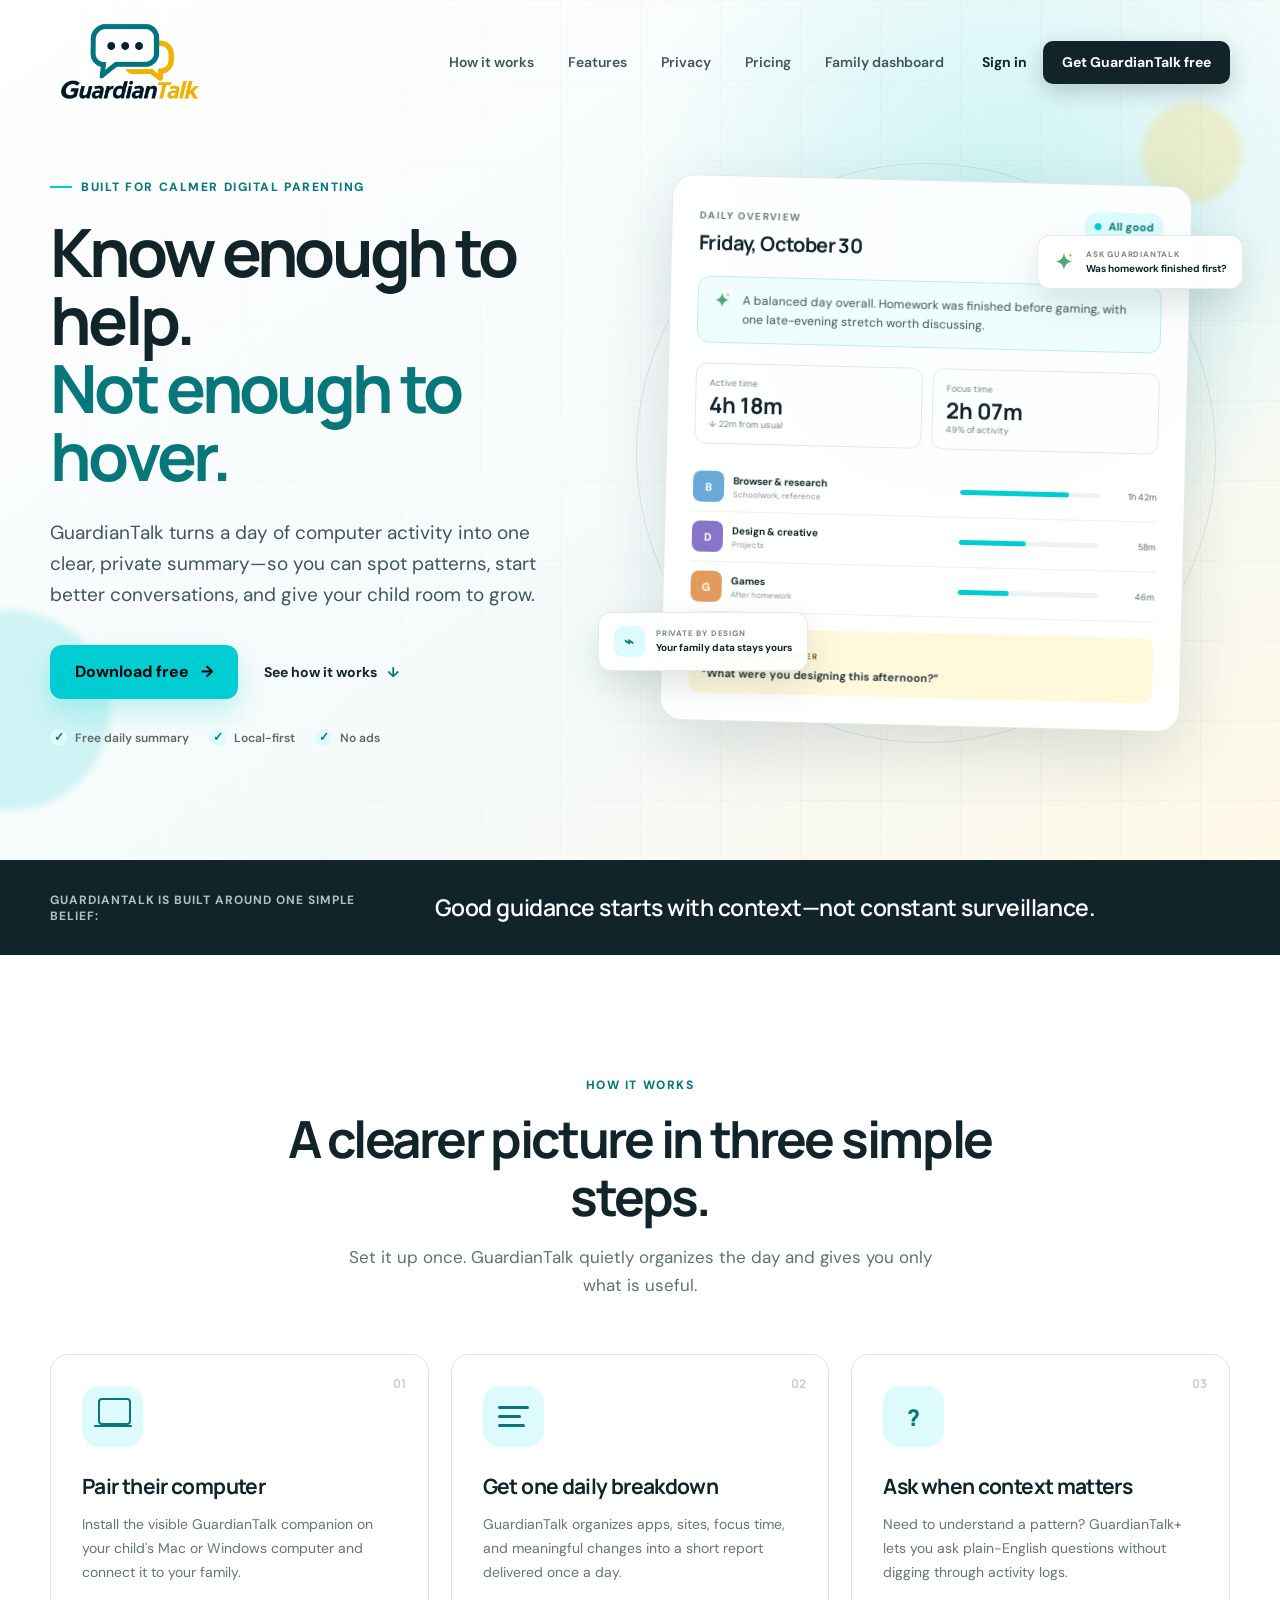
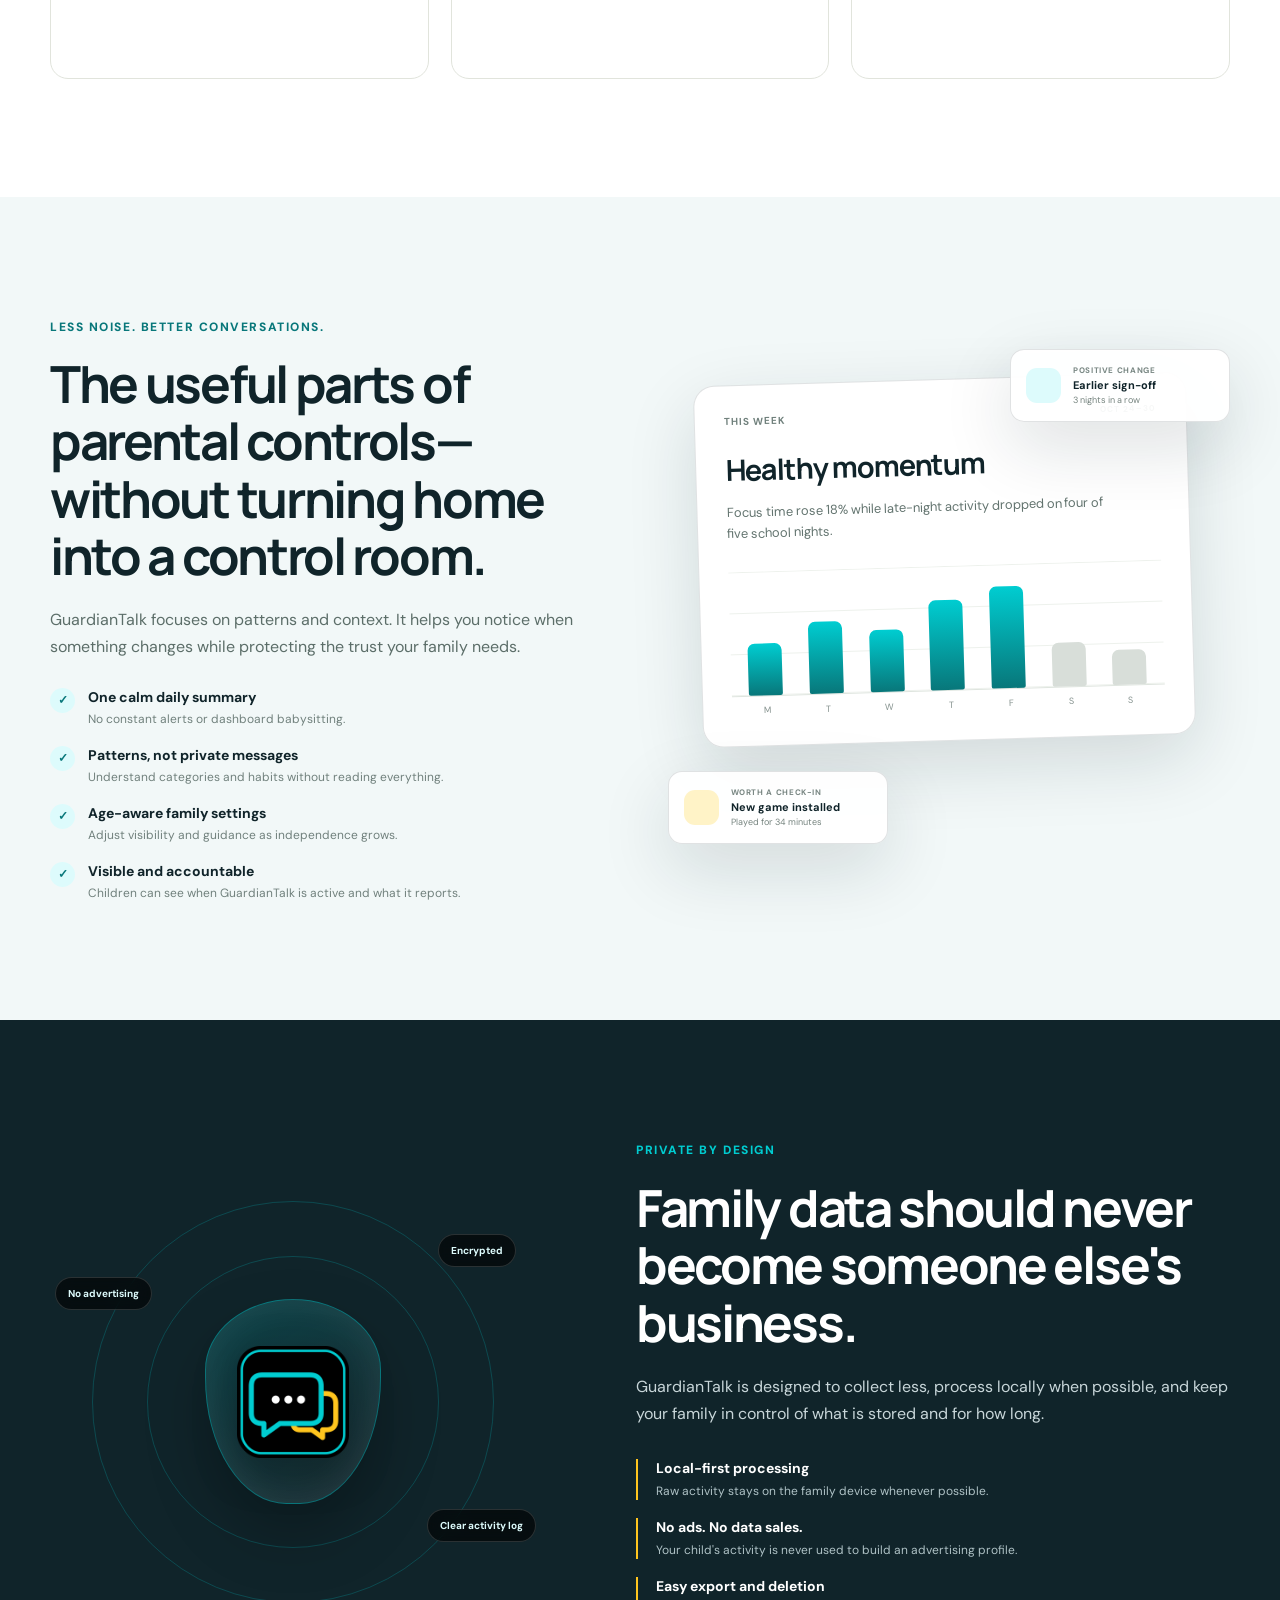
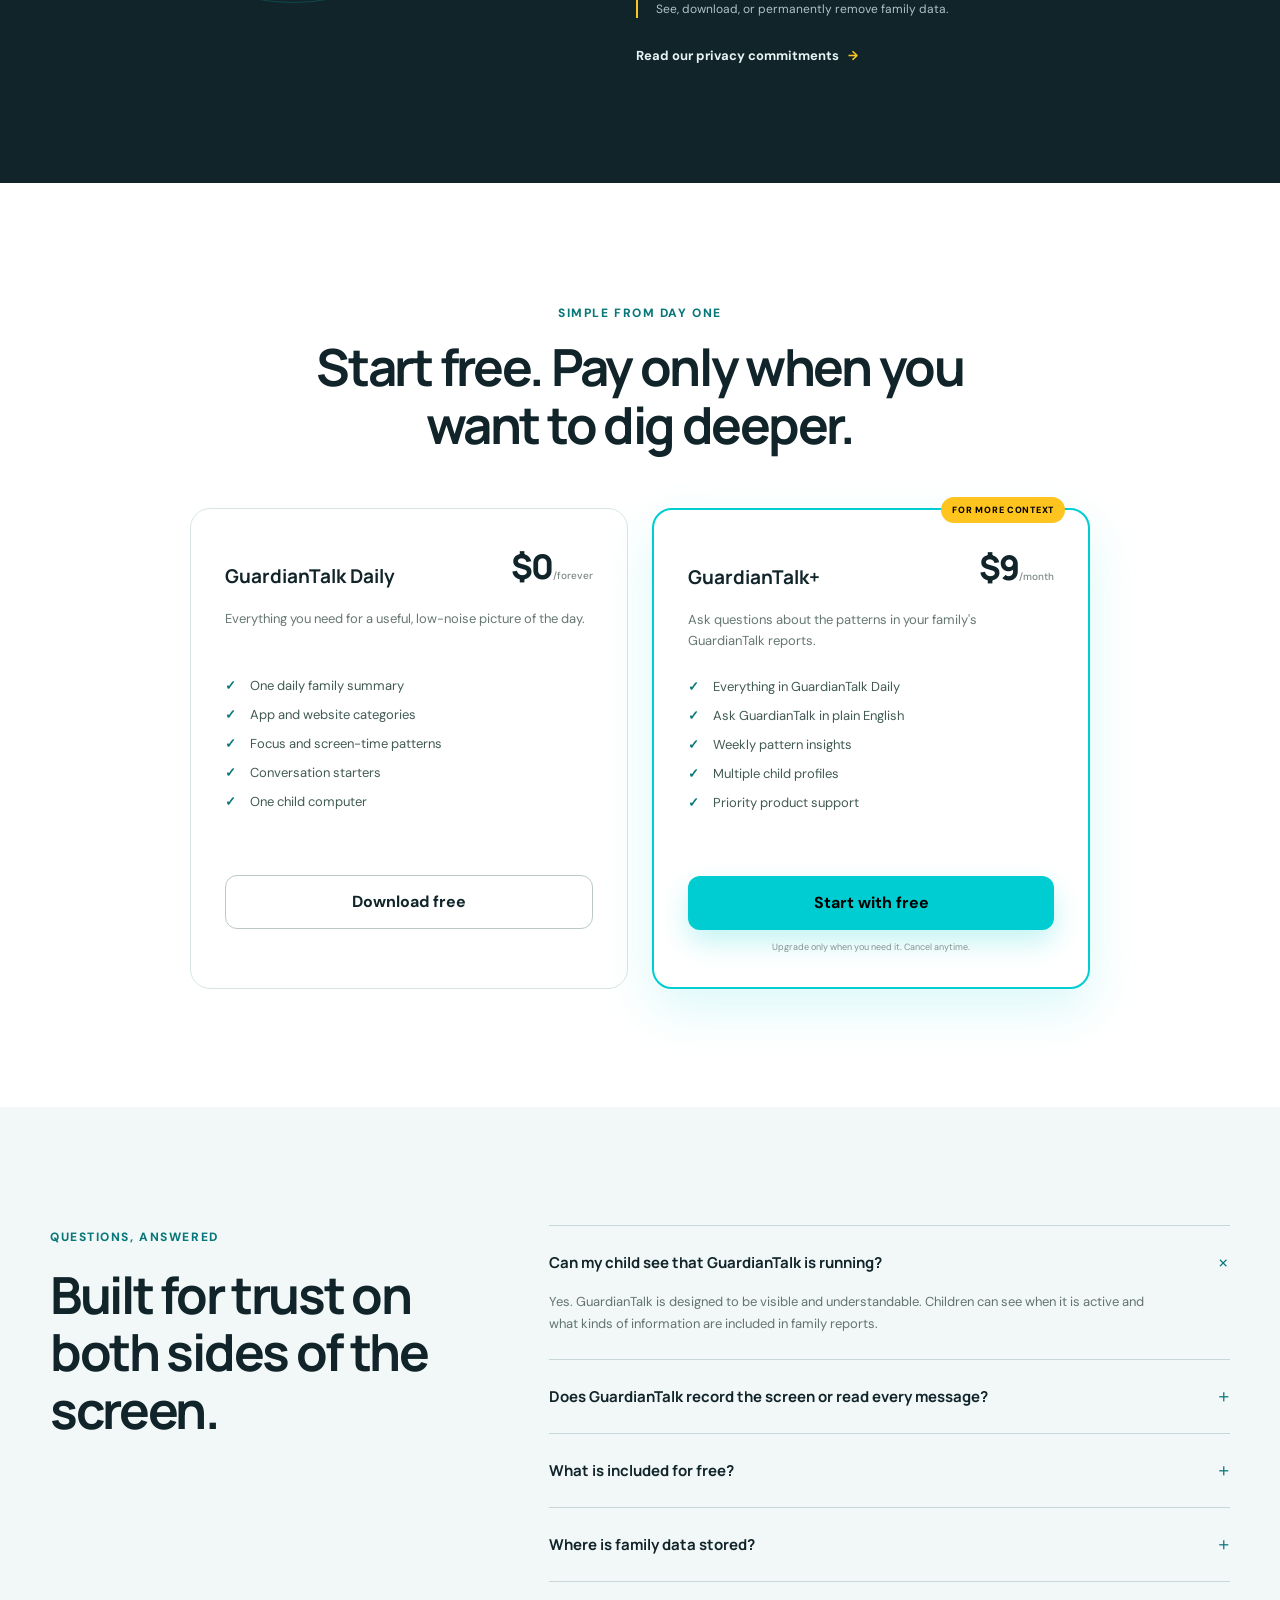
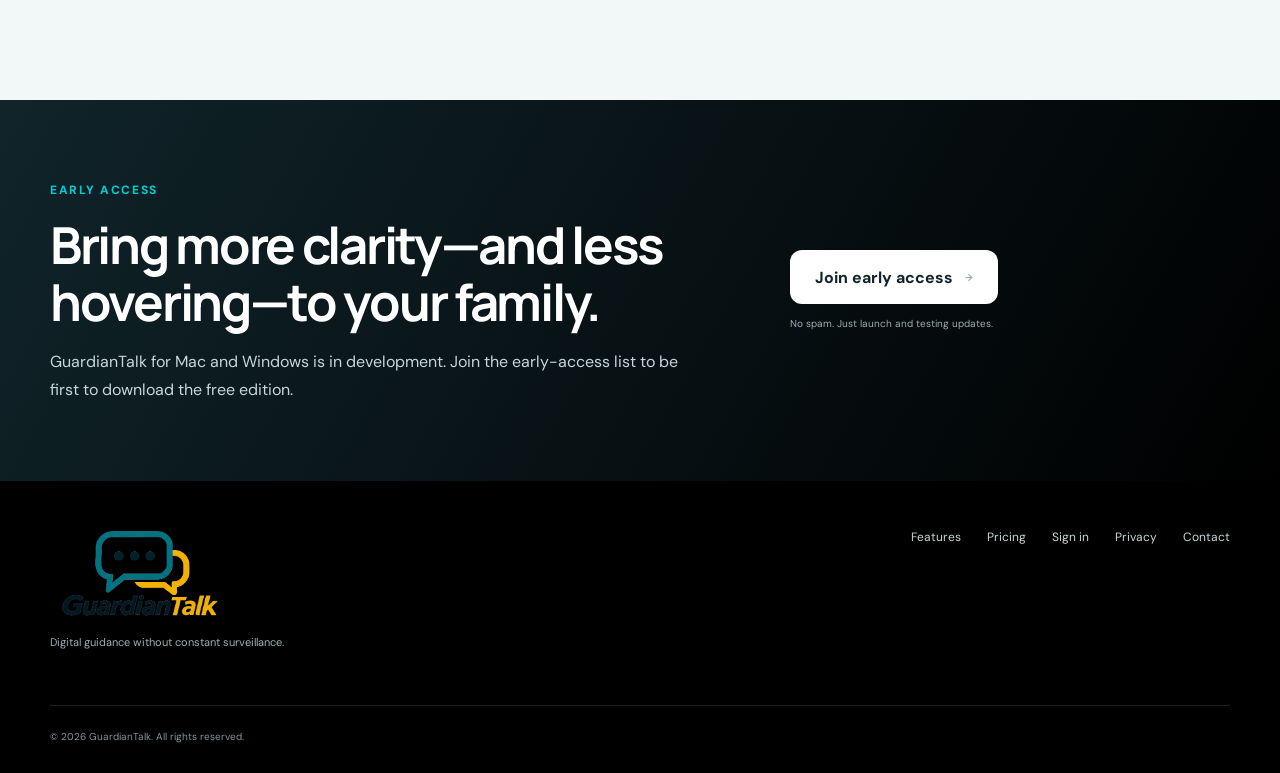
<file: index.html>
<!doctype html>
<html lang="en">
  <head>
    <meta charset="utf-8" />
    <meta name="viewport" content="width=device-width, initial-scale=1" />
    <meta name="theme-color" content="#10242A" />
    <meta name="description" content="GuardianTalk gives parents one calm, private daily summary of how their kids use their computers—with optional AI answers when more context is needed." />
    <meta property="og:title" content="GuardianTalk — Digital guidance without constant surveillance" />
    <meta property="og:description" content="A free daily breakdown of your child's computer activity. Ask questions only when you need more context." />
    <meta property="og:type" content="website" />
    <meta property="og:url" content="https://guardiantalk.com/" />
    <meta property="og:image" content="https://guardiantalk.com/assets/social-card.png" />
    <link rel="canonical" href="https://guardiantalk.com/" />
    <link rel="icon" href="/favicon.ico" sizes="any" />
    <link rel="icon" href="/assets/guardiantalk-app-icon-192.png" type="image/png" sizes="192x192" />
    <link rel="apple-touch-icon" href="/assets/apple-touch-icon.png" />
    <link rel="preconnect" href="https://fonts.googleapis.com" />
    <link rel="preconnect" href="https://fonts.gstatic.com" crossorigin />
    <link href="https://fonts.googleapis.com/css2?family=DM+Sans:wght@400;500;600;700&family=Manrope:wght@500;600;700;800&display=swap" rel="stylesheet" />
    <link rel="stylesheet" href="/styles.css" />
    <title>GuardianTalk — Digital guidance for families</title>
  </head>
  <body>
    <a class="skip-link" href="#main">Skip to content</a>
    <header class="site-header">
      <div class="shell nav-wrap">
        <a class="brand" href="#top" aria-label="GuardianTalk home">
          <img class="brand-logo" src="/assets/guardiantalk-logo.png" width="160" height="80" alt="GuardianTalk" />
        </a>
        <nav class="desktop-nav" aria-label="Primary navigation">
          <a href="#how-it-works">How it works</a>
          <a href="#features">Features</a>
          <a href="#privacy">Privacy</a>
          <a href="#pricing">Pricing</a>
          <a href="https://dashboard.guardiantalk.com/">Family dashboard</a>
        </nav>
        <div class="nav-actions"><a class="sign-in-link" href="https://dashboard.guardiantalk.com/">Sign in</a><a class="button button-small button-dark" href="#download">Get GuardianTalk free</a></div>
      </div>
    </header>

    <main id="main">
      <section class="hero" id="top">
        <div class="hero-glow hero-glow-one" aria-hidden="true"></div>
        <div class="hero-glow hero-glow-two" aria-hidden="true"></div>
        <div class="shell hero-grid">
          <div class="hero-copy reveal">
            <div class="eyebrow"><span></span> Built for calmer digital parenting</div>
            <h1>Know enough to help.<br /><em>Not enough to hover.</em></h1>
            <p class="hero-lede">GuardianTalk turns a day of computer activity into one clear, private summary—so you can spot patterns, start better conversations, and give your child room to grow.</p>
            <div class="hero-actions">
              <a class="button button-primary" href="#download">Download free <span aria-hidden="true">→</span></a>
              <a class="text-link" href="#how-it-works">See how it works <span aria-hidden="true">↓</span></a>
            </div>
            <div class="trust-row" aria-label="Product highlights">
              <span><i>✓</i> Free daily summary</span>
              <span><i>✓</i> Local-first</span>
              <span><i>✓</i> No ads</span>
            </div>
          </div>

          <div class="report-stage reveal reveal-delay" aria-label="Example GuardianTalk daily report">
            <div class="orbit orbit-one" aria-hidden="true"></div>
            <div class="orbit orbit-two" aria-hidden="true"></div>
            <article class="report-card">
              <div class="report-topline">
                <div>
                  <span class="report-label">Daily overview</span>
                  <h2>Friday, October 30</h2>
                </div>
                <span class="status-pill"><i></i> All good</span>
              </div>
              <div class="summary-banner">
                <img src="/assets/spark.svg" alt="" />
                <p>A balanced day overall. Homework was finished before gaming, with one late-evening stretch worth discussing.</p>
              </div>
              <div class="metric-grid">
                <div class="metric"><span>Active time</span><strong>4h 18m</strong><small>↓ 22m from usual</small></div>
                <div class="metric"><span>Focus time</span><strong>2h 07m</strong><small>49% of activity</small></div>
              </div>
              <div class="activity-list">
                <div class="activity-row">
                  <div class="app-icon app-blue">B</div>
                  <div class="activity-name"><strong>Browser & research</strong><span>Schoolwork, reference</span></div>
                  <div class="activity-bar"><i style="width: 78%"></i></div>
                  <span>1h 42m</span>
                </div>
                <div class="activity-row">
                  <div class="app-icon app-purple">D</div>
                  <div class="activity-name"><strong>Design & creative</strong><span>Projects</span></div>
                  <div class="activity-bar"><i style="width: 48%"></i></div>
                  <span>58m</span>
                </div>
                <div class="activity-row">
                  <div class="app-icon app-orange">G</div>
                  <div class="activity-name"><strong>Games</strong><span>After homework</span></div>
                  <div class="activity-bar"><i style="width: 36%"></i></div>
                  <span>46m</span>
                </div>
              </div>
              <div class="report-note">
                <span>Conversation starter</span>
                <p>“What were you designing this afternoon?”</p>
              </div>
            </article>
            <div class="floating-card floating-question">
              <img src="/assets/spark.svg" alt="" />
              <div><span>Ask GuardianTalk</span><strong>Was homework finished first?</strong></div>
            </div>
            <div class="floating-card floating-private">
              <div class="lock-icon">⌁</div>
              <div><span>Private by design</span><strong>Your family data stays yours</strong></div>
            </div>
          </div>
        </div>
      </section>

      <section class="principle-strip">
        <div class="shell principle-grid">
          <p>GuardianTalk is built around one simple belief:</p>
          <blockquote>Good guidance starts with context—not constant surveillance.</blockquote>
        </div>
      </section>

      <section class="section how-section" id="how-it-works">
        <div class="shell">
          <div class="section-heading centered reveal">
            <span class="kicker">How it works</span>
            <h2>A clearer picture in three simple steps.</h2>
            <p>Set it up once. GuardianTalk quietly organizes the day and gives you only what is useful.</p>
          </div>
          <div class="steps-grid">
            <article class="step-card reveal">
              <span class="step-number">01</span>
              <div class="step-icon device-icon" aria-hidden="true"><i></i></div>
              <h3>Pair their computer</h3>
              <p>Install the visible GuardianTalk companion on your child's Mac or Windows computer and connect it to your family.</p>
            </article>
            <article class="step-card reveal reveal-delay-small">
              <span class="step-number">02</span>
              <div class="step-icon digest-icon" aria-hidden="true"><i></i><i></i><i></i></div>
              <h3>Get one daily breakdown</h3>
              <p>GuardianTalk organizes apps, sites, focus time, and meaningful changes into a short report delivered once a day.</p>
            </article>
            <article class="step-card reveal reveal-delay">
              <span class="step-number">03</span>
              <div class="step-icon chat-icon" aria-hidden="true">?</div>
              <h3>Ask when context matters</h3>
              <p>Need to understand a pattern? GuardianTalk+ lets you ask plain-English questions without digging through activity logs.</p>
            </article>
          </div>
        </div>
      </section>

      <section class="section feature-section" id="features">
        <div class="shell feature-grid">
          <div class="feature-copy reveal">
            <span class="kicker">Less noise. Better conversations.</span>
            <h2>The useful parts of parental controls—without turning home into a control room.</h2>
            <p>GuardianTalk focuses on patterns and context. It helps you notice when something changes while protecting the trust your family needs.</p>
            <ul class="check-list">
              <li><span>✓</span><div><strong>One calm daily summary</strong><small>No constant alerts or dashboard babysitting.</small></div></li>
              <li><span>✓</span><div><strong>Patterns, not private messages</strong><small>Understand categories and habits without reading everything.</small></div></li>
              <li><span>✓</span><div><strong>Age-aware family settings</strong><small>Adjust visibility and guidance as independence grows.</small></div></li>
              <li><span>✓</span><div><strong>Visible and accountable</strong><small>Children can see when GuardianTalk is active and what it reports.</small></div></li>
            </ul>
          </div>
          <div class="insight-stack reveal reveal-delay">
            <article class="insight-card insight-main">
              <div class="insight-header"><span>This week</span><small>Oct 24–30</small></div>
              <h3>Healthy momentum</h3>
              <p>Focus time rose 18% while late-night activity dropped on four of five school nights.</p>
              <div class="mini-chart" aria-label="Example weekly focus chart">
                <i style="height: 42%"></i><i style="height: 58%"></i><i style="height: 50%"></i><i style="height: 72%"></i><i style="height: 82%"></i><i class="muted" style="height: 35%"></i><i class="muted" style="height: 28%"></i>
              </div>
              <div class="chart-days"><span>M</span><span>T</span><span>W</span><span>T</span><span>F</span><span>S</span><span>S</span></div>
            </article>
            <article class="insight-card insight-small insight-a"><span class="dot green"></span><div><small>Positive change</small><strong>Earlier sign-off</strong><p>3 nights in a row</p></div></article>
            <article class="insight-card insight-small insight-b"><span class="dot gold"></span><div><small>Worth a check-in</small><strong>New game installed</strong><p>Played for 34 minutes</p></div></article>
          </div>
        </div>
      </section>

      <section class="section privacy-section" id="privacy">
        <div class="shell privacy-grid">
          <div class="privacy-visual reveal">
            <div class="shield-large">
              <img src="/assets/guardiantalk-app-icon-1024.png" alt="" />
            </div>
            <div class="privacy-chip chip-one">No advertising</div>
            <div class="privacy-chip chip-two">Encrypted</div>
            <div class="privacy-chip chip-three">Clear activity log</div>
          </div>
          <div class="privacy-copy reveal reveal-delay">
            <span class="kicker light">Private by design</span>
            <h2>Family data should never become someone else's business.</h2>
            <p>GuardianTalk is designed to collect less, process locally when possible, and keep your family in control of what is stored and for how long.</p>
            <div class="privacy-points">
              <div><strong>Local-first processing</strong><span>Raw activity stays on the family device whenever possible.</span></div>
              <div><strong>No ads. No data sales.</strong><span>Your child's activity is never used to build an advertising profile.</span></div>
              <div><strong>Easy export and deletion</strong><span>See, download, or permanently remove family data.</span></div>
            </div>
            <a class="light-link" href="/privacy.html">Read our privacy commitments <span>→</span></a>
          </div>
        </div>
      </section>

      <section class="section pricing-section" id="pricing">
        <div class="shell">
          <div class="section-heading centered reveal">
            <span class="kicker">Simple from day one</span>
            <h2>Start free. Pay only when you want to dig deeper.</h2>
          </div>
          <div class="pricing-grid">
            <article class="price-card reveal">
              <div class="price-top"><span class="plan-name">GuardianTalk Daily</span><span class="price">$0<small>/forever</small></span></div>
              <p>Everything you need for a useful, low-noise picture of the day.</p>
              <ul><li>One daily family summary</li><li>App and website categories</li><li>Focus and screen-time patterns</li><li>Conversation starters</li><li>One child computer</li></ul>
              <a class="button button-outline full" href="#download">Download free</a>
            </article>
            <article class="price-card featured reveal reveal-delay">
              <div class="popular">For more context</div>
              <div class="price-top"><span class="plan-name">GuardianTalk+</span><span class="price">$9<small>/month</small></span></div>
              <p>Ask questions about the patterns in your family's GuardianTalk reports.</p>
              <ul><li>Everything in GuardianTalk Daily</li><li>Ask GuardianTalk in plain English</li><li>Weekly pattern insights</li><li>Multiple child profiles</li><li>Priority product support</li></ul>
              <a class="button button-primary full" href="#download">Start with free</a>
              <small class="cancel-note">Upgrade only when you need it. Cancel anytime.</small>
            </article>
          </div>
        </div>
      </section>

      <section class="section faq-section">
        <div class="shell faq-grid">
          <div class="faq-heading reveal"><span class="kicker">Questions, answered</span><h2>Built for trust on both sides of the screen.</h2></div>
          <div class="accordion reveal reveal-delay">
            <details open><summary>Can my child see that GuardianTalk is running?<span>+</span></summary><p>Yes. GuardianTalk is designed to be visible and understandable. Children can see when it is active and what kinds of information are included in family reports.</p></details>
            <details><summary>Does GuardianTalk record the screen or read every message?<span>+</span></summary><p>No. GuardianTalk is designed around activity patterns and categories—not secret recordings, keystrokes, passwords, or a feed of private messages.</p></details>
            <details><summary>What is included for free?<span>+</span></summary><p>The free plan provides one concise daily breakdown for one child computer. Interactive questions and deeper multi-day insights are part of GuardianTalk+.</p></details>
            <details><summary>Where is family data stored?<span>+</span></summary><p>GuardianTalk is being built local-first. Raw activity remains on family-controlled devices whenever possible, with encryption and clear deletion controls for any synced information.</p></details>
          </div>
        </div>
      </section>

      <section class="download-section" id="download">
        <div class="shell download-inner reveal">
          <div>
            <span class="kicker light">Early access</span>
            <h2>Bring more clarity—and less hovering—to your family.</h2>
            <p>GuardianTalk for Mac and Windows is in development. Join the early-access list to be first to download the free edition.</p>
          </div>
          <div class="download-actions">
            <a class="button button-white" href="mailto:jmdarabos@gmail.com?subject=GuardianTalk%20Early%20Access&body=Please%20add%20me%20to%20the%20GuardianTalk%20early-access%20list.">Join early access <span>→</span></a>
            <span>No spam. Just launch and testing updates.</span>
          </div>
        </div>
      </section>
    </main>

    <footer class="site-footer">
      <div class="shell footer-grid">
        <div><a class="brand brand-footer" href="#top"><img class="brand-logo" src="/assets/guardiantalk-logo.png" width="180" height="90" alt="GuardianTalk" /></a><p>Digital guidance without constant surveillance.</p></div>
        <div class="footer-links"><a href="#features">Features</a><a href="#pricing">Pricing</a><a href="https://dashboard.guardiantalk.com/">Sign in</a><a href="/privacy.html">Privacy</a><a href="mailto:jmdarabos@gmail.com?subject=GuardianTalk%20Support">Contact</a></div>
        <p class="copyright">© <span id="year"></span> GuardianTalk. All rights reserved.</p>
      </div>
    </footer>
    <script src="/app.js" defer></script>
  </body>
</html>
</file>
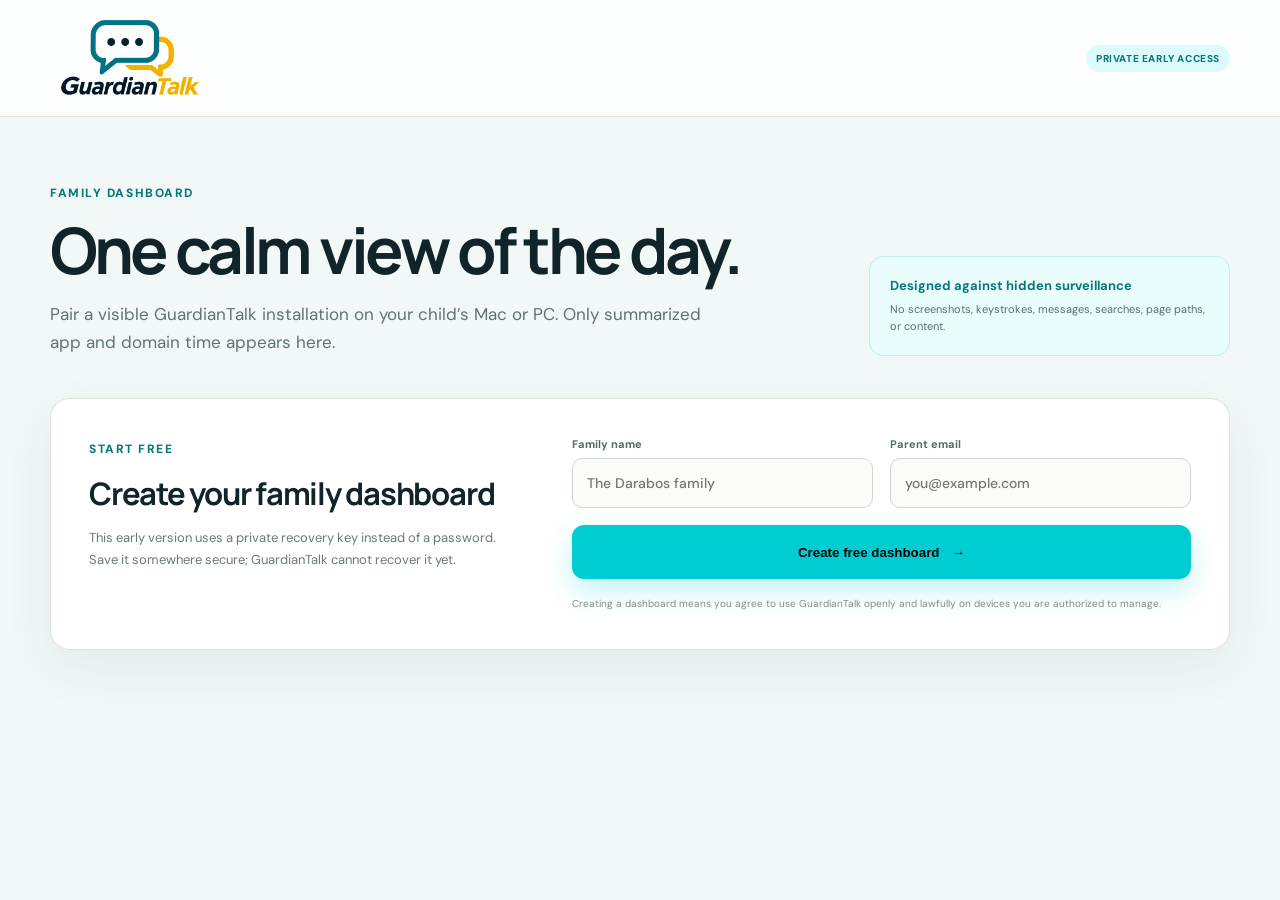
<file: dashboard.html>
<!doctype html>
<html lang="en">
  <head>
    <meta charset="utf-8" />
    <meta name="viewport" content="width=device-width, initial-scale=1" />
    <meta name="theme-color" content="#10242A" />
    <meta name="robots" content="noindex,nofollow" />
    <link rel="icon" href="/favicon.ico" sizes="any" />
    <link rel="icon" href="/assets/guardiantalk-app-icon-192.png" type="image/png" sizes="192x192" />
    <link rel="apple-touch-icon" href="/assets/apple-touch-icon.png" />
    <link rel="preconnect" href="https://fonts.googleapis.com" />
    <link rel="preconnect" href="https://fonts.gstatic.com" crossorigin />
    <link href="https://fonts.googleapis.com/css2?family=DM+Sans:wght@400;500;600;700&family=Manrope:wght@500;600;700;800&display=swap" rel="stylesheet" />
    <link rel="stylesheet" href="/styles.css" />
    <link rel="canonical" href="https://dashboard.guardiantalk.com/" />
    <title>Family dashboard — GuardianTalk</title>
  </head>
  <body class="dashboard-body">
    <header class="dashboard-nav">
      <div class="shell nav-wrap">
        <a class="brand" href="https://guardiantalk.com/" aria-label="GuardianTalk home"><img class="brand-logo" src="/assets/guardiantalk-logo.png" width="160" height="80" alt="GuardianTalk" /></a>
        <div class="dashboard-nav-actions"><span class="early-pill">Private early access</span><button class="plain-button" id="forget-key" hidden>Forget this browser</button></div>
      </div>
    </header>

    <main class="dashboard-main shell">
      <section class="dashboard-intro">
        <div><span class="kicker">Family dashboard</span><h1>One calm view of the day.</h1><p>Pair a visible GuardianTalk installation on your child’s Mac or PC. Only summarized app and domain time appears here.</p></div>
        <div class="dashboard-privacy"><strong>Designed against hidden surveillance</strong><span>No screenshots, keystrokes, messages, searches, page paths, or content.</span></div>
      </section>

      <div class="dashboard-alert" id="dashboard-alert" role="status" hidden></div>

      <section class="onboarding-card" id="create-panel">
        <div><span class="kicker">Start free</span><h2>Create your family dashboard</h2><p>This early version uses a private recovery key instead of a password. Save it somewhere secure; GuardianTalk cannot recover it yet.</p></div>
        <form id="family-form" class="family-create-form">
          <label><span>Family name</span><input name="familyName" maxlength="80" placeholder="The Darabos family" required /></label>
          <label><span>Parent email</span><input name="email" type="email" maxlength="254" placeholder="you@example.com" required /></label>
          <button class="button button-primary" type="submit">Create free dashboard <span>→</span></button>
          <small>Creating a dashboard means you agree to use GuardianTalk openly and lawfully on devices you are authorized to manage.</small>
        </form>
      </section>

      <section id="recovery-panel" class="recovery-card" hidden>
        <div><span class="kicker">Save this once</span><h2>Your private recovery key</h2><p>This key controls your family dashboard. It is shown only now and is stored in this browser.</p></div>
        <div class="recovery-key-wrap"><code id="recovery-key"></code><button class="plain-button" id="copy-recovery">Copy key</button></div>
        <label class="confirm-save"><input type="checkbox" id="saved-key" /> I saved this key somewhere secure.</label>
        <button class="button button-dark" id="continue-dashboard" disabled>Continue to dashboard</button>
      </section>

      <section id="family-dashboard" hidden>
        <div class="family-dashboard-head"><div><span class="kicker">Today</span><h2 id="family-name">Your family</h2></div><button class="button button-small button-dark" id="new-pairing">Generate pairing code</button></div>
        <div class="pair-device-card" id="pair-card">
          <div><span>Pair a Mac or PC</span><strong id="pair-code">--------</strong><small id="pair-expiry">Generate a new 15-minute code</small></div>
          <ol><li>Open GuardianTalk on the child’s computer.</li><li>Use the Family connection section.</li><li>Enter this code while everyone can see what is shared.</li></ol>
        </div>
        <div class="device-grid" id="device-grid"></div>
        <div class="empty-family" id="empty-family"><img src="/assets/guardiantalk-app-icon-1024.png" width="60" height="60" alt="" /><strong>No computers paired yet</strong><p>Generate a pairing code and enter it in GuardianTalk on a Mac or PC.</p></div>
      </section>
    </main>
    <script src="/dashboard.js" defer></script>
  </body>
</html>
</file>
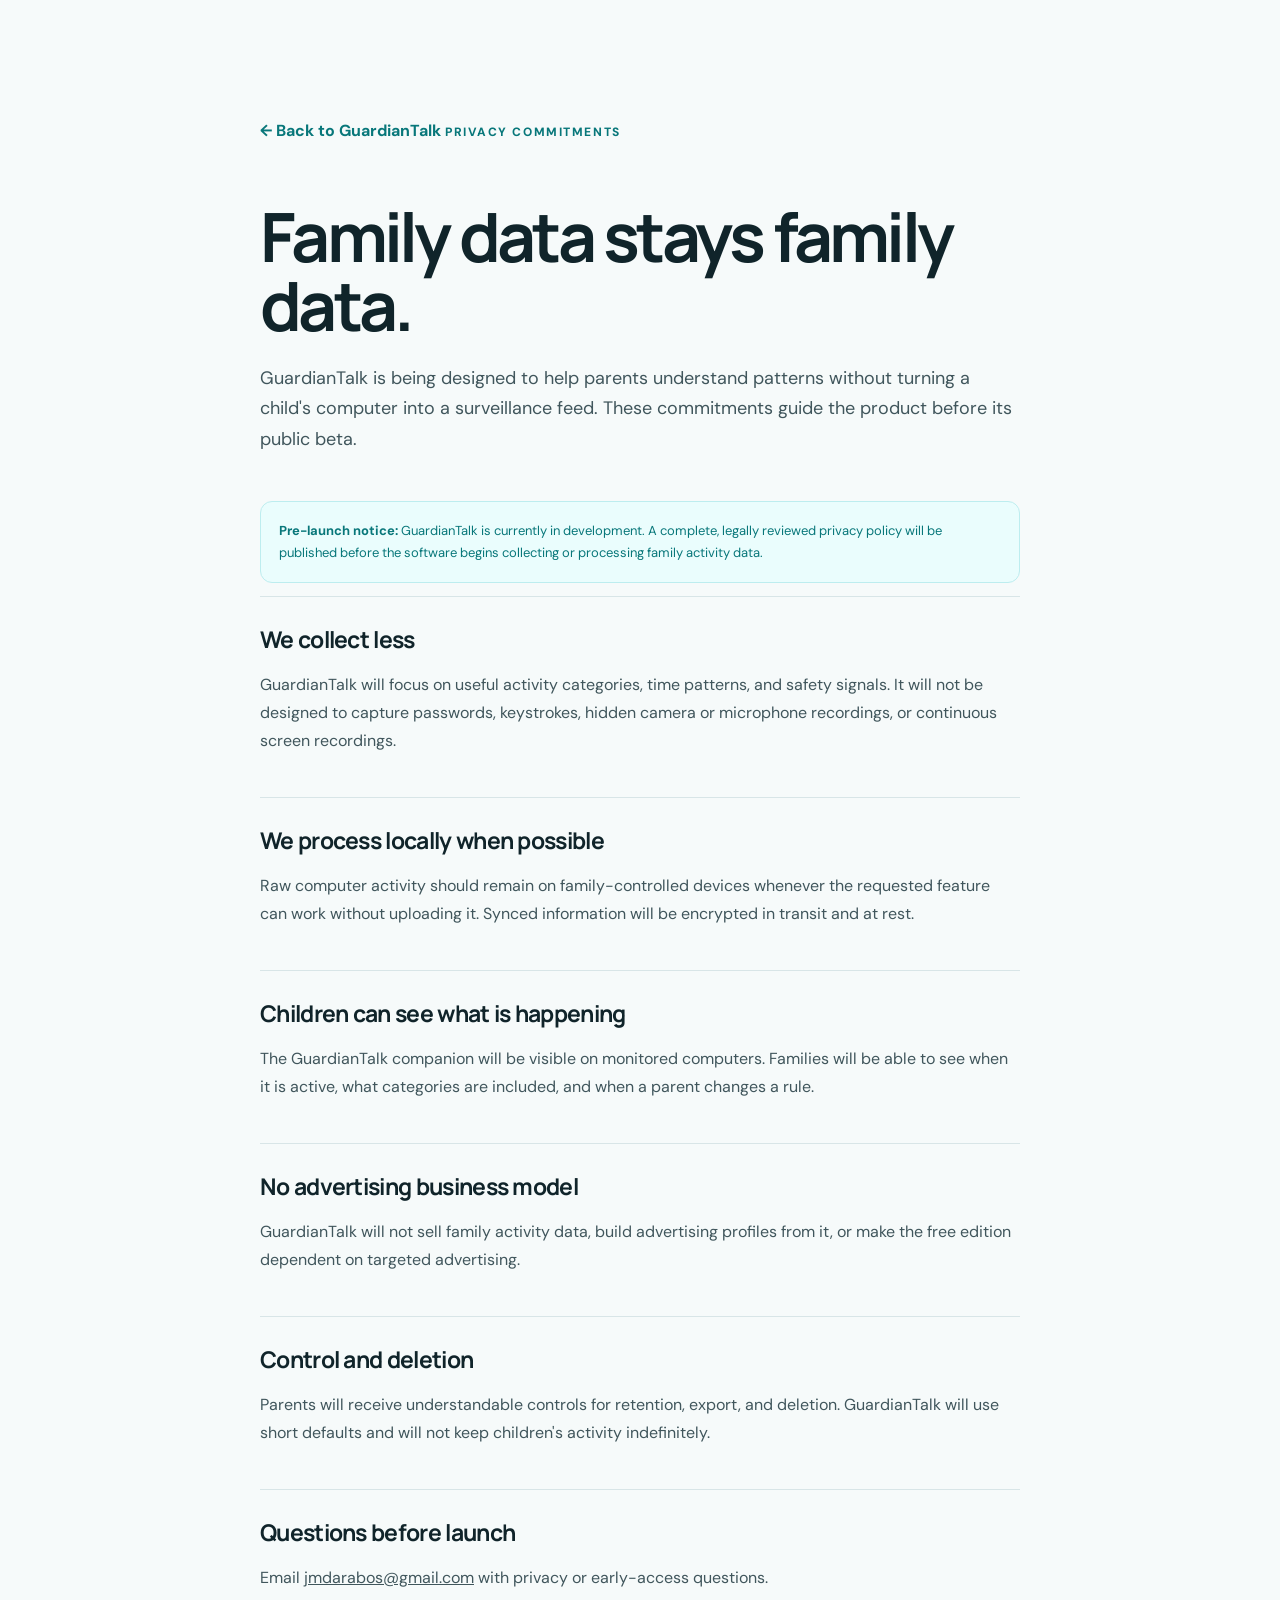
<file: privacy.html>
<!doctype html>
<html lang="en">
  <head>
    <meta charset="utf-8" />
    <meta name="viewport" content="width=device-width, initial-scale=1" />
    <meta name="theme-color" content="#10242A" />
    <meta name="description" content="GuardianTalk's privacy commitments for families." />
    <link rel="icon" href="/favicon.ico" sizes="any" />
    <link rel="icon" href="/assets/guardiantalk-app-icon-192.png" type="image/png" sizes="192x192" />
    <link rel="apple-touch-icon" href="/assets/apple-touch-icon.png" />
    <link rel="preconnect" href="https://fonts.googleapis.com" />
    <link rel="preconnect" href="https://fonts.gstatic.com" crossorigin />
    <link href="https://fonts.googleapis.com/css2?family=DM+Sans:wght@400;500;600;700&family=Manrope:wght@500;600;700;800&display=swap" rel="stylesheet" />
    <link rel="stylesheet" href="/styles.css" />
    <style>
      .legal-page { min-height: 100vh; padding: 120px 0 90px; background: #F6FAFA; }
      .legal-wrap { width: min(760px, calc(100% - 36px)); margin: auto; }
      .legal-wrap h1 { font-size: clamp(44px, 7vw, 68px); }
      .legal-intro { margin: 22px 0 46px; color: #40565C; font-size: 18px; line-height: 1.7; }
      .legal-block { padding: 26px 0; border-top: 1px solid #D8E5E7; }
      .legal-block h2 { font-size: 23px; letter-spacing: -.03em; }
      .legal-block p, .legal-block li { color: #40565C; line-height: 1.75; }
      .legal-block ul { padding-left: 20px; }
      .legal-note { padding: 18px; border: 1px solid #BDEDEF; border-radius: 12px; background: #EAFDFD; color: #08777A; font-size: 13px; line-height: 1.7; }
      .back-link { display: inline-flex; margin-bottom: 36px; color: #08777A; font-weight: 700; }
    </style>
    <link rel="canonical" href="https://guardiantalk.com/privacy.html" />
    <title>Privacy commitments — GuardianTalk</title>
  </head>
  <body>
    <main class="legal-page">
      <div class="legal-wrap">
        <a class="back-link" href="/">← Back to GuardianTalk</a>
        <span class="kicker">Privacy commitments</span>
        <h1>Family data stays family data.</h1>
        <p class="legal-intro">GuardianTalk is being designed to help parents understand patterns without turning a child's computer into a surveillance feed. These commitments guide the product before its public beta.</p>
        <p class="legal-note"><strong>Pre-launch notice:</strong> GuardianTalk is currently in development. A complete, legally reviewed privacy policy will be published before the software begins collecting or processing family activity data.</p>
        <section class="legal-block"><h2>We collect less</h2><p>GuardianTalk will focus on useful activity categories, time patterns, and safety signals. It will not be designed to capture passwords, keystrokes, hidden camera or microphone recordings, or continuous screen recordings.</p></section>
        <section class="legal-block"><h2>We process locally when possible</h2><p>Raw computer activity should remain on family-controlled devices whenever the requested feature can work without uploading it. Synced information will be encrypted in transit and at rest.</p></section>
        <section class="legal-block"><h2>Children can see what is happening</h2><p>The GuardianTalk companion will be visible on monitored computers. Families will be able to see when it is active, what categories are included, and when a parent changes a rule.</p></section>
        <section class="legal-block"><h2>No advertising business model</h2><p>GuardianTalk will not sell family activity data, build advertising profiles from it, or make the free edition dependent on targeted advertising.</p></section>
        <section class="legal-block"><h2>Control and deletion</h2><p>Parents will receive understandable controls for retention, export, and deletion. GuardianTalk will use short defaults and will not keep children's activity indefinitely.</p></section>
        <section class="legal-block"><h2>Questions before launch</h2><p>Email <a href="mailto:jmdarabos@gmail.com?subject=GuardianTalk%20Privacy" style="text-decoration:underline">jmdarabos@gmail.com</a> with privacy or early-access questions.</p></section>
      </div>
    </main>
  </body>
</html>
</file>
<file: styles.css>
:root {
  --gt-teal: #00CDD1;
  --gt-gold: #FFC51E;
  --gt-black: #000000;
  --gt-white: #FFFFFF;
  --gt-ink: #10242A;
  --ink: var(--gt-ink);
  --ink-soft: #40565C;
  --forest: var(--gt-ink);
  --forest-2: #07181C;
  --mint: #DDFBFC;
  --mint-bright: var(--gt-teal);
  --cream: #F6FAFA;
  --paper: #FFFFFF;
  --line: #D8E5E7;
  --gold: var(--gt-gold);
  --shadow: 0 24px 70px rgba(16, 36, 42, .14);
}

* { box-sizing: border-box; }
[hidden] { display: none !important; }
html { scroll-behavior: smooth; }
body { margin: 0; color: var(--ink); background: var(--cream); font-family: "DM Sans", sans-serif; -webkit-font-smoothing: antialiased; }
body::selection { background: var(--mint); color: var(--ink); }
a { color: inherit; text-decoration: none; }
img { max-width: 100%; }
.shell { width: min(1180px, calc(100% - 40px)); margin-inline: auto; }
.skip-link { position: fixed; left: 18px; top: -60px; z-index: 100; background: white; padding: 12px 18px; border-radius: 8px; }
.skip-link:focus { top: 18px; }

.site-header { position: absolute; inset: 0 0 auto; z-index: 10; padding: 22px 0; }
.nav-wrap { display: flex; align-items: center; justify-content: space-between; gap: 24px; }
.brand { display: inline-flex; align-items: center; gap: 10px; font: 800 italic 21px/1 "DejaVu Sans", Arial, sans-serif; letter-spacing: -.045em; }
.brand img { display: block; width: auto; border-radius: 6px; }
.brand .brand-logo { width: 160px; height: auto; border-radius: 0; }
.brand-footer .brand-logo { width: 180px; }
.brand-name { color: var(--gt-ink); white-space: nowrap; }
.talk-accent { color: var(--gt-gold); }
.desktop-nav { display: flex; gap: 34px; margin-left: auto; margin-right: 14px; }
.desktop-nav a { color: var(--ink-soft); font-size: 14px; font-weight: 600; }
.desktop-nav a:hover { color: var(--forest); }
.nav-actions { display: flex; align-items: center; gap: 16px; }
.sign-in-link { color: var(--ink); font-size: 14px; font-weight: 700; }
.sign-in-link:hover { color: #08777A; }
.button { display: inline-flex; align-items: center; justify-content: center; gap: 12px; min-height: 54px; padding: 0 24px; border: 1px solid transparent; border-radius: 12px; font-weight: 700; transition: transform .2s ease, box-shadow .2s ease, background .2s ease; }
.button:hover { transform: translateY(-2px); }
.button-small { min-height: 43px; padding-inline: 18px; border-radius: 10px; font-size: 14px; }
.button-dark { background: var(--gt-ink); color: white; box-shadow: 0 8px 22px rgba(16, 36, 42, .2); }
.button-primary { background: var(--gt-teal); color: var(--gt-black); box-shadow: 0 12px 28px rgba(0, 205, 209, .24); }
.button-primary:hover { background: #14DDE0; }
.button-outline { border-color: #bac9c3; background: transparent; }
.button-white { background: white; color: var(--forest); }
.full { width: 100%; }

.hero { position: relative; min-height: 860px; overflow: hidden; padding: 160px 0 112px; background: radial-gradient(circle at 78% 25%, rgba(0, 205, 209, .18), transparent 31%), linear-gradient(145deg, #FFFFFF 0%, #F4FAFA 61%, #FFF9E7 100%); }
.hero::before { content: ""; position: absolute; inset: 0; opacity: .18; background-image: url("data:image/svg+xml,%3Csvg width='80' height='80' viewBox='0 0 80 80' xmlns='http://www.w3.org/2000/svg'%3E%3Cpath d='M80 0H0V80' fill='none' stroke='%23758f86' stroke-width='.5'/%3E%3C/svg%3E"); mask-image: linear-gradient(to right, transparent, black 60%); }
.hero-grid { position: relative; z-index: 1; display: grid; grid-template-columns: .92fr 1.08fr; gap: 54px; align-items: center; }
.hero-copy { padding-top: 12px; }
.eyebrow, .kicker { display: inline-flex; align-items: center; gap: 9px; color: #08777A; font-size: 12px; line-height: 1; font-weight: 800; letter-spacing: .13em; text-transform: uppercase; }
.eyebrow span { width: 22px; height: 2px; background: var(--gt-teal); }
h1, h2, h3 { font-family: "Manrope", sans-serif; margin: 0; }
h1 { margin-top: 25px; max-width: 720px; font-size: clamp(52px, 5.2vw, 76px); line-height: 1.02; letter-spacing: -.055em; }
h1 em { color: #08777A; font-style: normal; }
.hero-lede { max-width: 590px; margin: 27px 0 0; color: var(--ink-soft); font-size: 19px; line-height: 1.65; }
.hero-actions { display: flex; align-items: center; gap: 26px; margin-top: 34px; }
.text-link { font-weight: 700; font-size: 14px; }
.text-link span { margin-left: 7px; color: #08777A; }
.trust-row { display: flex; flex-wrap: wrap; gap: 20px; margin-top: 30px; color: #596b67; font-size: 12px; font-weight: 600; }
.trust-row i { display: inline-grid; place-items: center; width: 17px; height: 17px; margin-right: 5px; border-radius: 50%; background: #DDFBFC; color: #08777A; font-style: normal; }

.report-stage { position: relative; min-height: 580px; display: grid; place-items: center; }
.orbit { position: absolute; border: 1px solid rgba(52, 111, 89, .13); border-radius: 50%; }
.orbit-one { width: 580px; height: 580px; }
.orbit-two { width: 450px; height: 450px; border-style: dashed; }
.report-card { position: relative; z-index: 2; width: 520px; padding: 27px; border: 1px solid rgba(37, 79, 66, .12); border-radius: 22px; background: rgba(255, 255, 255, .9); box-shadow: var(--shadow); backdrop-filter: blur(16px); transform: rotate(1.4deg); }
.report-topline { display: flex; align-items: flex-start; justify-content: space-between; gap: 20px; }
.report-label { color: #6b817a; font-size: 10px; font-weight: 800; letter-spacing: .13em; text-transform: uppercase; }
.report-topline h2 { margin-top: 5px; font-size: 20px; letter-spacing: -.03em; }
.status-pill { display: inline-flex; align-items: center; gap: 7px; padding: 7px 10px; border-radius: 999px; background: #DDFBFC; color: #08777A; font-size: 11px; font-weight: 700; }
.status-pill i { width: 7px; height: 7px; border-radius: 50%; background: var(--gt-teal); }
.summary-banner { display: flex; gap: 11px; margin: 20px 0; padding: 14px; border: 1px solid #BDEDEF; border-radius: 12px; background: #F0FDFD; }
.summary-banner img { width: 19px; height: 19px; }
.summary-banner p { margin: 0; color: #38564e; font-size: 12px; line-height: 1.55; }
.metric-grid { display: grid; grid-template-columns: 1fr 1fr; gap: 10px; }
.metric { padding: 13px; border: 1px solid #e4e8e1; border-radius: 11px; }
.metric span, .metric small { display: block; color: #71817d; font-size: 9px; }
.metric strong { display: block; margin: 5px 0 2px; font: 700 22px/1 "Manrope", sans-serif; }
.activity-list { margin-top: 18px; }
.activity-row { display: grid; grid-template-columns: 31px 1.25fr .8fr 48px; align-items: center; gap: 9px; padding: 9px 0; border-bottom: 1px solid #edf0ea; }
.app-icon { display: grid; place-items: center; width: 31px; height: 31px; border-radius: 8px; color: white; font-size: 11px; font-weight: 800; }
.app-blue { background: #6aa8d7; }.app-purple { background: #8675c8; }.app-orange { background: #e29b5b; }
.activity-name strong, .activity-name span { display: block; }
.activity-name strong { font-size: 10px; }.activity-name span { color: #84908d; font-size: 8px; margin-top: 2px; }
.activity-bar { height: 5px; border-radius: 6px; background: #EDF3F4; overflow: hidden; }.activity-bar i { display: block; height: 100%; border-radius: inherit; background: var(--gt-teal); }
.activity-row > span { color: #526762; font-size: 9px; text-align: right; }
.report-note { margin-top: 16px; padding: 13px; border-radius: 11px; background: #FFF8DB; }.report-note span { color: #816000; font-size: 8px; font-weight: 800; letter-spacing: .1em; text-transform: uppercase; }.report-note p { margin: 4px 0 0; font-size: 11px; font-weight: 600; }
.floating-card { position: absolute; z-index: 3; display: flex; align-items: center; gap: 11px; padding: 13px 15px; border: 1px solid rgba(39, 86, 70, .12); border-radius: 13px; background: rgba(255,255,255,.95); box-shadow: 0 15px 34px rgba(27, 63, 57, .13); }
.floating-card img { width: 22px; }.floating-card span, .floating-card strong { display: block; }.floating-card span { color: #7b8985; font-size: 8px; text-transform: uppercase; font-weight: 800; letter-spacing: .1em; }.floating-card strong { margin-top: 3px; font-size: 10px; }
.floating-question { top: 72px; right: -13px; }.floating-private { left: -24px; bottom: 72px; }.lock-icon { display: grid; place-items: center; width: 31px; height: 31px; border-radius: 9px; background: #DDFBFC; color: #08777A; font-weight: 800; }
.hero-glow { position: absolute; border-radius: 50%; filter: blur(3px); }.hero-glow-one { width: 200px; height: 200px; left: -90px; bottom: 50px; background: rgba(0, 205, 209, .16); }.hero-glow-two { width: 100px; height: 100px; right: 3%; top: 12%; background: rgba(255, 197, 30, .2); }

.principle-strip { padding: 31px 0; background: var(--forest); color: white; }
.principle-grid { display: grid; grid-template-columns: .6fr 1.4fr; align-items: center; gap: 44px; }
.principle-grid p { margin: 0; color: #a8c5be; font-size: 12px; font-weight: 700; letter-spacing: .08em; text-transform: uppercase; }
.principle-grid blockquote { margin: 0; font: 600 23px/1.45 "Manrope", sans-serif; letter-spacing: -.02em; }

.section { padding: 118px 0; }
.section-heading { max-width: 730px; margin-bottom: 55px; }.centered { margin-inline: auto; text-align: center; }.section-heading .kicker { margin-bottom: 19px; }.section-heading h2, .feature-copy h2, .privacy-copy h2, .faq-heading h2 { font-size: clamp(37px, 4vw, 53px); line-height: 1.12; letter-spacing: -.045em; }.section-heading p { max-width: 590px; margin: 18px auto 0; color: #60726d; font-size: 17px; line-height: 1.65; }
.how-section { background: var(--paper); }
.steps-grid { display: grid; grid-template-columns: repeat(3, 1fr); gap: 22px; }
.step-card { position: relative; min-height: 325px; padding: 31px; border: 1px solid #e1e4dc; border-radius: 18px; background: #fff; transition: transform .25s ease, box-shadow .25s ease; }.step-card:hover { transform: translateY(-6px); box-shadow: 0 20px 50px rgba(24, 60, 53, .09); }.step-number { position: absolute; right: 22px; top: 20px; color: #c5cec8; font: 700 12px "Manrope", sans-serif; }
.step-icon { width: 61px; height: 61px; margin-bottom: 25px; border-radius: 17px; background: #DDFBFC; color: #08777A; }.device-icon { position: relative; }.device-icon::before { content: ""; position: absolute; left: 16px; top: 12px; width: 29px; height: 23px; border: 2px solid currentColor; border-radius: 4px; }.device-icon::after { content: ""; position: absolute; width: 38px; height: 2px; left: 12px; top: 39px; background: currentColor; border-radius: 3px; }.digest-icon { display: flex; flex-direction: column; justify-content: center; gap: 6px; padding: 0 15px; }.digest-icon i { height: 3px; border-radius: 3px; background: currentColor; }.digest-icon i:nth-child(2) { width: 75%; }.digest-icon i:nth-child(3) { width: 88%; }.chat-icon { display: grid; place-items: center; font: 800 23px "Manrope", sans-serif; }
.step-card h3 { font-size: 21px; letter-spacing: -.03em; }.step-card p { margin: 13px 0 0; color: #657570; font-size: 14px; line-height: 1.7; }

.feature-section { background: #F2F8F8; overflow: hidden; }.feature-grid { display: grid; grid-template-columns: 1fr 1fr; align-items: center; gap: 95px; }.feature-copy h2 { margin-top: 19px; }.feature-copy > p { margin: 21px 0 28px; color: #5c6e69; font-size: 16px; line-height: 1.7; }.check-list { display: grid; gap: 18px; margin: 0; padding: 0; list-style: none; }.check-list li { display: flex; gap: 13px; }.check-list li > span { flex: 0 0 25px; display: grid; place-items: center; width: 25px; height: 25px; border-radius: 50%; background: #DDFBFC; color: #08777A; font-size: 12px; font-weight: 800; }.check-list strong, .check-list small { display: block; }.check-list strong { font-size: 14px; }.check-list small { margin-top: 4px; color: #71817d; font-size: 12px; line-height: 1.5; }
.insight-stack { position: relative; min-height: 520px; }.insight-card { border: 1px solid rgba(16, 36, 42, .13); background: rgba(255,255,255,.94); box-shadow: var(--shadow); }.insight-main { position: absolute; inset: 30px 40px auto 10px; padding: 29px; border-radius: 21px; transform: rotate(-1.7deg); }.insight-header { display: flex; justify-content: space-between; color: #70807c; font-size: 10px; font-weight: 700; text-transform: uppercase; letter-spacing: .1em; }.insight-main h3 { margin-top: 22px; font-size: 29px; letter-spacing: -.04em; }.insight-main p { max-width: 380px; color: #63746f; font-size: 13px; line-height: 1.6; }.mini-chart { height: 125px; display: flex; align-items: end; justify-content: space-around; gap: 10px; margin-top: 27px; padding: 0 9px; border-bottom: 1px solid #dfe5df; background-image: linear-gradient(#edf1ec 1px, transparent 1px); background-size: 100% 41px; }.mini-chart i { flex: 1; max-width: 34px; border-radius: 7px 7px 2px 2px; background: linear-gradient(var(--gt-teal), #08777A); }.mini-chart i.muted { background: #d8ded9; }.chart-days { display: flex; justify-content: space-around; padding: 8px 4px 0; color: #84918d; font-size: 9px; }.insight-small { position: absolute; display: flex; align-items: center; gap: 12px; min-width: 220px; padding: 15px; border-radius: 14px; }.insight-a { right: 0; top: 0; }.insight-b { left: -20px; bottom: 25px; }.insight-small .dot { width: 35px; height: 35px; border-radius: 11px; }.dot.green { background: #DDFBFC; }.dot.gold { background: #FFF3C7; }.insight-small small, .insight-small strong, .insight-small p { display: block; margin: 0; }.insight-small small { color: #7a8884; font-size: 8px; font-weight: 800; letter-spacing: .08em; text-transform: uppercase; }.insight-small strong { margin-top: 3px; font-size: 11px; }.insight-small p { margin-top: 2px; color: #76847f; font-size: 9px; }

.privacy-section { background: var(--gt-ink); color: white; overflow: hidden; }.privacy-grid { display: grid; grid-template-columns: .9fr 1.1fr; align-items: center; gap: 100px; }.privacy-visual { position: relative; min-height: 440px; display: grid; place-items: center; }.privacy-visual::before, .privacy-visual::after { content: ""; position: absolute; border: 1px solid rgba(0, 205, 209, .22); border-radius: 50%; }.privacy-visual::before { width: 400px; height: 400px; }.privacy-visual::after { width: 290px; height: 290px; }.shield-large { position: relative; z-index: 2; display: grid; place-items: center; width: 176px; height: 205px; border: 1px solid rgba(0,205,209,.4); border-radius: 52% 52% 48% 48% / 36% 36% 64% 64%; background: linear-gradient(145deg, rgba(0, 205, 209, .18), rgba(255,255,255,.04)); box-shadow: inset 0 0 38px rgba(255,255,255,.08), 0 30px 60px rgba(0,0,0,.25); }.shield-large img { width: 112px; border-radius: 18px; filter: drop-shadow(0 12px 20px rgba(0,0,0,.25)); }.privacy-chip { position: absolute; z-index: 3; padding: 9px 12px; border: 1px solid rgba(255,255,255,.15); border-radius: 999px; background: rgba(0, 0, 0, .62); color: #DDFBFC; font-size: 10px; font-weight: 700; backdrop-filter: blur(8px); }.chip-one { left: 5px; top: 95px; }.chip-two { right: 20px; top: 52px; }.chip-three { right: 0; bottom: 80px; }
.kicker.light { color: var(--gt-teal); }.privacy-copy h2 { margin-top: 20px; color: white; }.privacy-copy > p { margin: 22px 0 32px; color: #C8D6D9; font-size: 16px; line-height: 1.7; }.privacy-points { display: grid; gap: 18px; }.privacy-points div { padding-left: 18px; border-left: 2px solid var(--gt-gold); }.privacy-points strong, .privacy-points span { display: block; }.privacy-points strong { font-size: 14px; }.privacy-points span { margin-top: 5px; color: #AFC2C6; font-size: 12px; line-height: 1.5; }.light-link { display: inline-flex; gap: 9px; margin-top: 29px; color: #E8F3F4; font-size: 13px; font-weight: 700; }.light-link span { color: var(--gt-gold); }

.pricing-section { background: var(--paper); }.pricing-grid { max-width: 900px; margin: 0 auto; display: grid; grid-template-columns: 1fr 1fr; gap: 24px; align-items: stretch; }.price-card { position: relative; padding: 34px; border: 1px solid #D8E5E7; border-radius: 20px; background: #fff; }.price-card.featured { border: 2px solid var(--gt-teal); box-shadow: 0 20px 52px rgba(0, 205, 209, .14); }.popular { position: absolute; right: 23px; top: -13px; padding: 7px 11px; border-radius: 999px; background: var(--gt-gold); color: var(--gt-black); font-size: 9px; font-weight: 800; letter-spacing: .08em; text-transform: uppercase; }.price-top { display: flex; align-items: flex-end; justify-content: space-between; gap: 15px; }.plan-name { font: 700 19px "Manrope", sans-serif; }.price { font: 800 34px "Manrope", sans-serif; letter-spacing: -.04em; }.price small { color: #7c8985; font: 500 10px "DM Sans", sans-serif; letter-spacing: 0; }.price-card > p { min-height: 48px; margin: 20px 0; color: #667771; font-size: 13px; line-height: 1.6; }.price-card ul { min-height: 174px; margin: 0 0 24px; padding: 0; list-style: none; }.price-card li { position: relative; margin: 12px 0; padding-left: 25px; color: #425a54; font-size: 13px; }.price-card li::before { content: "✓"; position: absolute; left: 0; color: #08777A; font-weight: 800; }.cancel-note { display: block; margin-top: 11px; color: #84918d; font-size: 9px; text-align: center; }

.faq-section { background: #F2F8F8; }.faq-grid { display: grid; grid-template-columns: .75fr 1.25fr; gap: 90px; }.faq-heading h2 { margin-top: 20px; }.accordion { border-top: 1px solid #C8D7DA; }.accordion details { border-bottom: 1px solid #C8D7DA; }.accordion summary { display: flex; align-items: center; justify-content: space-between; gap: 20px; padding: 23px 0; cursor: pointer; font: 700 15px "Manrope", sans-serif; list-style: none; }.accordion summary::-webkit-details-marker { display: none; }.accordion summary span { color: #08777A; font-size: 20px; font-weight: 400; transition: transform .2s ease; }.accordion details[open] summary span { transform: rotate(45deg); }.accordion p { max-width: 620px; margin: -8px 0 24px; color: #63746f; font-size: 13px; line-height: 1.7; }

.download-section { padding: 78px 0; background: linear-gradient(120deg, #10242A, #000000); color: white; }.download-inner { display: grid; grid-template-columns: 1.2fr .8fr; align-items: center; gap: 80px; }.download-inner h2 { max-width: 680px; margin-top: 17px; font-size: clamp(36px, 4vw, 51px); line-height: 1.12; letter-spacing: -.045em; }.download-inner p { max-width: 640px; margin: 18px 0 0; color: #C8D6D9; line-height: 1.7; }.download-actions { display: grid; justify-items: start; gap: 13px; }.download-actions span { color: #9CB0B4; font-size: 10px; }
.site-footer { padding: 48px 0 30px; background: #000000; color: white; }.footer-grid { display: grid; grid-template-columns: 1fr auto; align-items: start; gap: 40px; }.brand-footer, .brand-footer .brand-name { color: white; }.footer-grid > div > p { color: #9CB0B4; font-size: 11px; }.footer-links { display: flex; gap: 26px; color: #C8D6D9; font-size: 12px; }.copyright { grid-column: 1 / -1; margin: 5px 0 0; padding-top: 24px; border-top: 1px solid rgba(255,255,255,.12); color: #80969B; font-size: 10px; }

.reveal { opacity: 1; transform: none; }

@media (max-width: 980px) {
  .desktop-nav { display: none; }
  .hero { min-height: auto; padding-bottom: 90px; }.hero-grid, .feature-grid, .privacy-grid { grid-template-columns: 1fr; }.hero-grid { gap: 60px; }.hero-copy { max-width: 720px; }.report-stage { width: min(620px, 100%); margin-inline: auto; }.feature-grid, .privacy-grid { gap: 65px; }.feature-copy { max-width: 720px; }.insight-stack { width: min(620px, 100%); margin-inline: auto; }.privacy-copy { max-width: 720px; }.faq-grid { grid-template-columns: 1fr; gap: 45px; }.download-inner { grid-template-columns: 1fr; gap: 35px; }
}

@media (max-width: 680px) {
  .shell { width: min(100% - 28px, 1180px); }.site-header { padding-top: 15px; }.button-small { display: none; }
  .brand .brand-logo { width: 142px; }
  .brand-footer .brand-logo { width: 170px; }
  .nav-actions { margin-left: auto; }
  .sign-in-link { padding: 10px 2px; }
  .hero { padding: 126px 0 72px; }.hero-grid { gap: 38px; } h1 { font-size: 48px; }.hero-lede { font-size: 16px; }.hero-actions { align-items: flex-start; flex-direction: column; gap: 18px; }.trust-row { gap: 11px 15px; }
  .report-stage { min-height: 450px; }.report-card { width: 100%; padding: 19px; transform: none; }.orbit-one { width: 390px; height: 390px; }.orbit-two { width: 310px; height: 310px; }.floating-question { right: -6px; top: 5px; }.floating-private { display: none; }.activity-row { grid-template-columns: 30px 1.35fr .65fr 42px; }.metric strong { font-size: 19px; }
  .principle-grid { grid-template-columns: 1fr; gap: 12px; }.principle-grid blockquote { font-size: 18px; }
  .section { padding: 82px 0; }.steps-grid, .pricing-grid { grid-template-columns: 1fr; }.step-card { min-height: 275px; }.feature-grid { gap: 45px; }.insight-stack { min-height: 450px; }.insight-main { inset: 25px 8px auto; }.insight-a { right: -4px; }.insight-b { left: 0; bottom: 0; }.privacy-grid { gap: 40px; }.privacy-visual { min-height: 340px; }.privacy-visual::before { width: 320px; height: 320px; }.privacy-visual::after { width: 230px; height: 230px; }.shield-large { width: 140px; height: 165px; }.chip-one { left: 0; top: 40px; }.chip-two { right: 0; top: 18px; }.chip-three { right: 0; bottom: 35px; }.faq-grid { gap: 35px; }.footer-grid { grid-template-columns: 1fr; }.footer-links { flex-wrap: wrap; }.copyright { grid-column: auto; }
}

@media (prefers-reduced-motion: reduce) { html { scroll-behavior: auto; }.button { transition: none; } }

/* Family dashboard */
.dashboard-body { min-height: 100vh; overflow-x: hidden; background: #F2F8F8; }
.dashboard-nav { padding: 18px 0; border-bottom: 1px solid #dfe3da; background: rgba(255,255,255,.84); }
.dashboard-nav-actions { display: flex; align-items: center; gap: 18px; }
.early-pill { padding: 7px 10px; border-radius: 999px; background: #DDFBFC; color: #08777A; font-size: 10px; font-weight: 800; letter-spacing: .06em; text-transform: uppercase; }
.plain-button { padding: 0; border: 0; background: none; color: #08777A; font: 700 12px "DM Sans", sans-serif; cursor: pointer; }
.plain-button:hover { text-decoration: underline; }
.dashboard-main { padding-block: 64px 90px; }
.dashboard-intro { display: grid; grid-template-columns: 1.35fr .65fr; align-items: end; gap: 70px; }
.dashboard-intro > *, .onboarding-card > *, .recovery-card > *, .family-create-form > * { min-width: 0; }
.dashboard-intro h1 { margin-top: 15px; font-size: clamp(44px, 5vw, 66px); }
.dashboard-intro > div > p { max-width: 680px; margin: 18px 0 0; color: #61736d; font-size: 17px; line-height: 1.65; }
.dashboard-privacy { padding: 20px; border: 1px solid #BDEDEF; border-radius: 14px; background: #EAFDFD; }
.dashboard-privacy strong, .dashboard-privacy span { display: block; }
.dashboard-privacy strong { color: #08777A; font-size: 13px; }
.dashboard-privacy span { margin-top: 7px; color: #557269; font-size: 11px; line-height: 1.55; }
.dashboard-alert { margin-top: 28px; padding: 14px 17px; border: 1px solid #e4c2b6; border-radius: 10px; background: #fff1eb; color: #864b3a; font-size: 12px; }
.dashboard-alert[data-kind="success"] { border-color: #9AE6E8; background: #EAFDFD; color: #08777A; }
.onboarding-card, .recovery-card { display: grid; grid-template-columns: .8fr 1.2fr; gap: 70px; margin-top: 42px; padding: 38px; border: 1px solid #dfe3da; border-radius: 20px; background: white; box-shadow: 0 18px 50px rgba(28,61,54,.07); }
.onboarding-card h2, .recovery-card h2 { margin-top: 14px; font-size: 31px; letter-spacing: -.04em; }
.onboarding-card p, .recovery-card p { color: #697a75; font-size: 13px; line-height: 1.65; }
.family-create-form { display: grid; grid-template-columns: 1fr 1fr; gap: 17px; }
.family-create-form label span { display: block; margin-bottom: 7px; color: #536963; font-size: 11px; font-weight: 700; }
.family-create-form input { width: 100%; height: 50px; padding: 0 14px; border: 1px solid #cdd8d1; border-radius: 10px; background: #fbfcfa; color: var(--ink); font: 500 14px "DM Sans", sans-serif; }
.family-create-form input:focus { border-color: var(--gt-teal); outline: 3px solid rgba(0,205,209,.15); }
.family-create-form button { grid-column: 1 / -1; }
.family-create-form > small { grid-column: 1 / -1; color: #7f8d88; font-size: 10px; line-height: 1.5; }
.recovery-card { grid-template-columns: .8fr 1.2fr; }
.recovery-key-wrap { align-self: center; }
.recovery-key-wrap code { display: block; overflow-wrap: anywhere; padding: 18px; border: 1px solid #BDEDEF; border-radius: 10px; background: #EAFDFD; color: #08777A; font-size: 14px; font-weight: 700; }
.recovery-key-wrap .plain-button { margin-top: 10px; }
.confirm-save { align-self: center; color: #536963; font-size: 12px; }
.confirm-save input { margin-right: 7px; }
.recovery-card > .button { align-self: center; }
.family-dashboard-head { display: flex; justify-content: space-between; align-items: end; gap: 25px; margin-top: 50px; }
.family-dashboard-head h2 { margin-top: 10px; font-size: 36px; letter-spacing: -.04em; }
.pair-device-card { display: grid; grid-template-columns: .75fr 1.25fr; align-items: center; gap: 50px; margin-top: 25px; padding: 26px 30px; border: 1px solid #d8ded7; border-radius: 16px; background: white; }
.pair-device-card.pair-active { border-color: var(--gt-teal); box-shadow: 0 0 0 4px rgba(0,205,209,.12); }
.pair-device-card > div > span, .pair-device-card > div > strong, .pair-device-card > div > small { display: block; }
.pair-device-card > div > span { color: #70817c; font-size: 10px; font-weight: 800; letter-spacing: .09em; text-transform: uppercase; }
.pair-device-card > div > strong { margin: 8px 0 5px; color: #08777A; font: 800 30px "Manrope", sans-serif; letter-spacing: .14em; }
.pair-device-card > div > small { color: #82908c; font-size: 10px; }
.pair-device-card ol { display: grid; grid-template-columns: repeat(3, 1fr); gap: 24px; margin: 0; padding-left: 20px; color: #5f716b; font-size: 11px; line-height: 1.55; }
.device-grid { display: grid; gap: 20px; margin-top: 22px; }
.device-card { padding: 28px; border: 1px solid #dce1da; border-radius: 17px; background: white; box-shadow: 0 12px 35px rgba(28,61,54,.05); }
.device-card-head { display: flex; justify-content: space-between; gap: 30px; padding-bottom: 18px; border-bottom: 1px solid #e9ece7; }
.device-platform { color: #08777A; font-size: 9px; font-weight: 800; letter-spacing: .1em; text-transform: uppercase; }
.device-card h3 { margin-top: 5px; font-size: 21px; }
.device-seen { align-self: center; color: #7c8a86; font-size: 10px; }
.device-metrics { display: grid; grid-template-columns: repeat(3, 1fr); gap: 12px; margin-top: 18px; }
.device-metrics > div { padding: 15px; border-radius: 11px; background: #f3f6f2; }
.device-metrics span, .device-metrics strong { display: block; }
.device-metrics span { color: #7b8985; font-size: 9px; font-weight: 700; text-transform: uppercase; }
.device-metrics strong { margin-top: 7px; font-size: 18px; }
.summary-columns { display: grid; grid-template-columns: 1fr 1fr; gap: 45px; margin-top: 24px; }
.summary-list > strong { font-size: 12px; }
.summary-list ul { margin: 10px 0 0; padding: 0; list-style: none; }
.summary-list li { display: flex; justify-content: space-between; gap: 20px; padding: 10px 0; border-bottom: 1px solid #edf0eb; }
.summary-list li span b, .summary-list li span small { display: block; }
.summary-list li span b { font-size: 11px; }
.summary-list li span small { margin-top: 3px; color: #83908c; font-size: 9px; }
.summary-list li em { color: #4e6960; font-size: 10px; font-style: normal; }
.summary-list .muted-row { color: #82908c; font-size: 10px; }
.no-summary { margin: 20px 0 0; color: #71817c; font-size: 12px; }
.empty-family { display: grid; justify-items: center; margin-top: 22px; padding: 55px 25px; border: 1px dashed #c9d3cc; border-radius: 16px; text-align: center; }
.empty-family strong { margin-top: 15px; font-size: 16px; }
.empty-family p { margin: 7px 0 0; color: #73827e; font-size: 12px; }

@media (max-width: 800px) {
  .dashboard-nav .nav-wrap { align-items: flex-start; }
  .dashboard-nav-actions { align-items: flex-end; flex-direction: column; gap: 8px; }
  .early-pill { display: none; }
  .dashboard-intro, .onboarding-card, .recovery-card, .pair-device-card { grid-template-columns: 1fr; gap: 28px; }
  .dashboard-intro h1 { font-size: 42px; overflow-wrap: normal; }
  .dashboard-main { padding-top: 42px; }
  .family-create-form, .summary-columns { grid-template-columns: 1fr; }
  .pair-device-card ol, .device-metrics { grid-template-columns: 1fr; }
  .family-dashboard-head { align-items: flex-start; flex-direction: column; }
  .device-card-head { align-items: flex-start; flex-direction: column; gap: 8px; }
}

@media (max-width: 470px) {
  .dashboard-main { padding-top: 34px; }
  .dashboard-intro h1 { font-size: 37px; }
  .onboarding-card, .recovery-card { padding: 27px 22px; }
}
</file>
